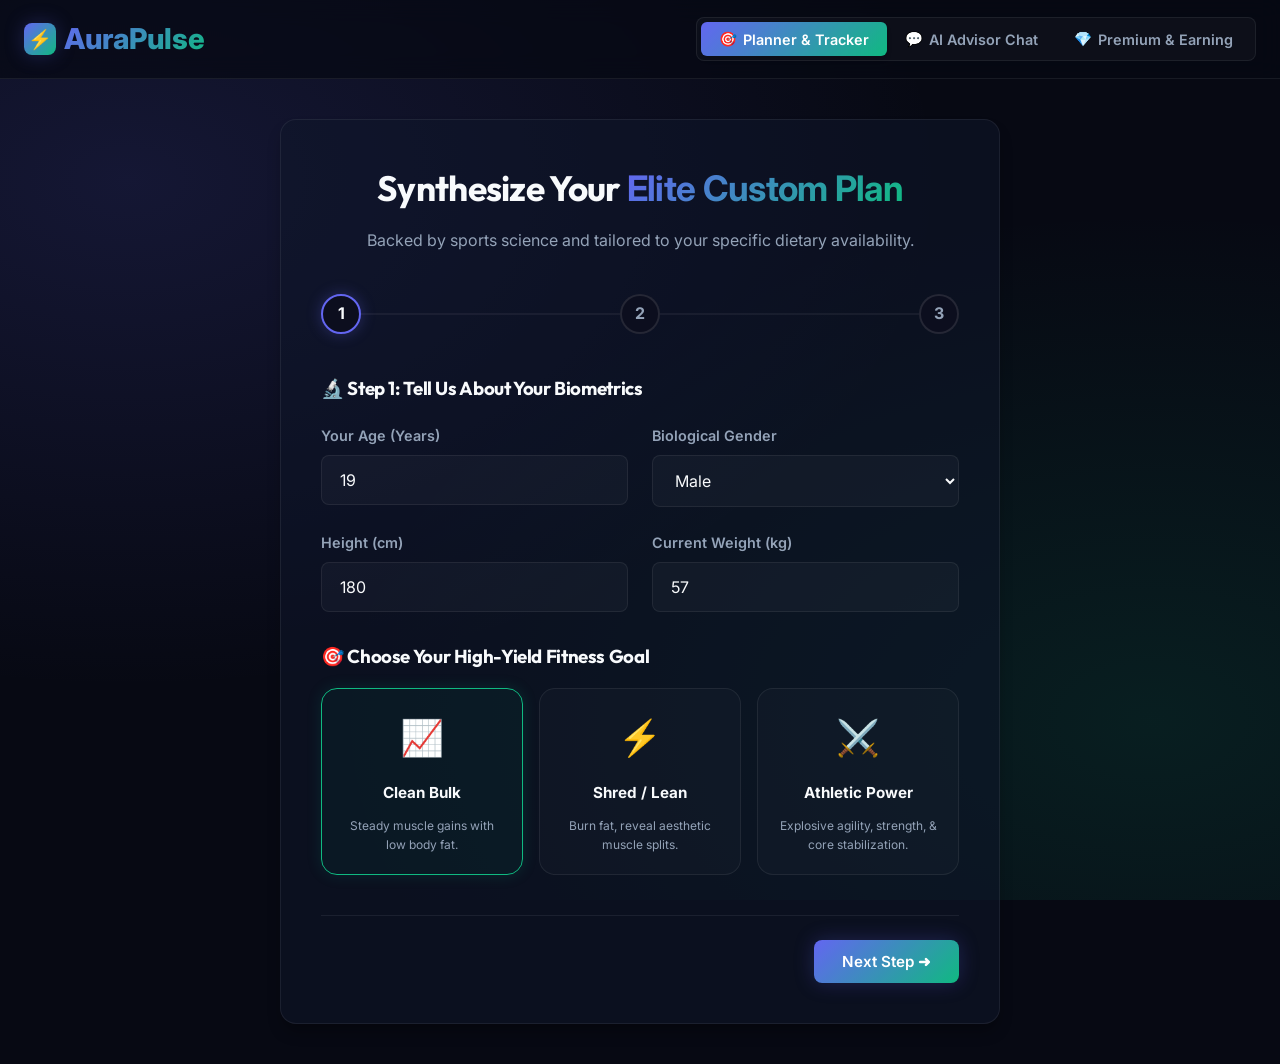
<file: index.html>
<!DOCTYPE html>
<html lang="en">
<head>
  <meta charset="UTF-8">
  <meta name="viewport" content="width=device-width, initial-scale=1.0">
  <title>AuraPulse - Ultimate AI Fitness & Diet Architect</title>
  
  <!-- Primary SEO Meta Tags -->
  <meta name="description" content="AuraPulse is an advanced, commercial-grade AI Fitness and Diet Planning system tailored for mechanical tension, progressive overload, and custom macro-optimized nutrition.">
  <meta name="keywords" content="AI fitness planner, AI meal generator, workout rest timer, ectomorph workout, vegetarian bodybuilding plan, Gond Katira, Soya chunks protein">
  <meta name="author" content="AuraPulse Technology Group">
  <meta name="robots" content="index, follow">
  <link rel="canonical" href="https://arman16223.github.io/aurapulse/">

  <!-- Open Graph / Facebook Social Preview Meta Tags -->
  <meta property="og:type" content="website">
  <meta property="og:url" content="https://arman16223.github.io/aurapulse/">
  <meta property="og:title" content="AuraPulse - Ultimate AI Fitness & Diet Architect">
  <meta property="og:description" content="Synthesize macro-optimized vegetarian diet schedules and hypertrophy-focused calisthenics/gym programs with integrated sound rest timers.">
  <meta property="og:image" content="https://arman16223.github.io/aurapulse/assets/preview-banner.jpg">

  <!-- Twitter Card Social Preview Meta Tags -->
  <meta name="twitter:card" content="summary_large_image">
  <meta name="twitter:url" content="https://arman16223.github.io/aurapulse/">
  <meta name="twitter:title" content="AuraPulse - Ultimate AI Fitness & Diet Architect">
  <meta name="twitter:description" content="Synthesize macro-optimized vegetarian diet schedules and hypertrophy-focused calisthenics/gym programs with integrated sound rest timers.">
  <meta name="twitter:image" content="https://arman16223.github.io/aurapulse/assets/preview-banner.jpg">

  <!-- Favicon (Browser Icon) -->
  <link rel="icon" href="data:image/svg+xml,<svg xmlns=%22http://www.w3.org/2000/svg%22 viewBox=%220 0 100 100%22><text y=%22.9em%22 font-size=%2290%22>⚡</text></svg>">

  <!-- Google JSON-LD Structured Data Schema -->
  <script type="application/ld+json">
  {
    "@context": "https://schema.org",
    "@type": "WebApplication",
    "name": "AuraPulse",
    "url": "https://arman16223.github.io/aurapulse/",
    "description": "High-animation, premium client-side AI platform generating custom fitness schedules and nutrition plans optimized for ectomorphs and vegetarian bodybuilders.",
    "applicationCategory": "HealthAndFitnessApplication",
    "operatingSystem": "All",
    "browserRequirements": "Requires JavaScript. Requires HTML5.",
    "author": {
      "@type": "Organization",
      "name": "AuraPulse Technology"
    }
  }
  </script>

  <!-- Stylesheets -->
  <link rel="stylesheet" href="index.css">
</head>
<body>

  <!-- ==========================================================================
       NAVIGATION HEADER
       ========================================================================== -->
  <header>
    <div class="nav-container">
      <a href="#" class="logo" id="brand-logo">
        <div class="logo-icon">⚡</div>
        <span class="text-gradient">AuraPulse</span>
      </a>
      
      <nav class="nav-tabs">
        <button class="tab-btn active" data-tab="tab-planner">
          <span>🎯</span> Planner & Tracker
        </button>
        <button class="tab-btn" data-tab="tab-advisor">
          <span>💬</span> AI Advisor Chat
        </button>
        <button class="tab-btn" data-tab="tab-earning">
          <span>💎</span> Premium & Earning
        </button>
      </nav>
    </div>
  </header>

  <!-- ==========================================================================
       MAIN APP WRAPPER
       ========================================================================== -->
  <main>

    <!-- ==========================================================================
         SECTION 1: PLANNER & WIZARD
         ========================================================================== -->
    <section id="tab-planner" class="content-section active">
      
      <!-- ONBOARDING WIZARD SCREEN -->
      <div id="wizard-screen" class="wizard-container glass-card">
        <div class="wizard-header">
          <h2>Synthesize Your <span class="text-gradient">Elite Custom Plan</span></h2>
          <p>Backed by sports science and tailored to your specific dietary availability.</p>
        </div>
        
        <!-- Progress Steps indicator -->
        <div class="steps-indicator">
          <div class="step-indicator-item active">1</div>
          <div class="step-indicator-item">2</div>
          <div class="step-indicator-item">3</div>
        </div>
        
        <!-- STEP 1: BIOMETRICS -->
        <div class="wizard-step active" id="step-1">
          <h3 style="margin-bottom:20px;">🔬 Step 1: Tell Us About Your Biometrics</h3>
          
          <div class="input-grid">
            <div class="input-group">
              <label for="input-age">Your Age (Years)</label>
              <input type="number" id="input-age" value="19" min="12" max="100">
            </div>
            <div class="input-group">
              <label for="input-gender">Biological Gender</label>
              <select id="input-gender">
                <option value="male" selected>Male</option>
                <option value="female">Female</option>
              </select>
            </div>
            <div class="input-group">
              <label for="input-height">Height (cm)</label>
              <input type="number" id="input-height" value="180" min="100" max="250">
            </div>
            <div class="input-group">
              <label for="input-weight">Current Weight (kg)</label>
              <input type="number" id="input-weight" value="57" min="30" max="250">
            </div>
          </div>
          
          <h3 style="margin-top:30px; margin-bottom:16px;">🎯 Choose Your High-Yield Fitness Goal</h3>
          <div class="choices-grid">
            <div class="choice-card selected" data-group="goal" data-value="clean-bulk">
              <div class="choice-icon">📈</div>
              <div class="choice-title">Clean Bulk</div>
              <div class="choice-desc">Steady muscle gains with low body fat.</div>
            </div>
            <div class="choice-card" data-group="goal" data-value="shred">
              <div class="choice-icon">⚡</div>
              <div class="choice-title">Shred / Lean</div>
              <div class="choice-desc">Burn fat, reveal aesthetic muscle splits.</div>
            </div>
            <div class="choice-card" data-group="goal" data-value="athletic">
              <div class="choice-icon">⚔️</div>
              <div class="choice-title">Athletic Power</div>
              <div class="choice-desc">Explosive agility, strength, & core stabilization.</div>
            </div>
          </div>
          
          <div class="wizard-actions">
            <div></div> <!-- Spacer -->
            <button class="btn-primary btn-next-step">Next Step ➜</button>
          </div>
        </div>
        
        <!-- STEP 2: TRAINING TYPE -->
        <div class="wizard-step" id="step-2">
          <h3 style="margin-bottom:16px;">🏋️ Step 2: Configure Your Training System</h3>
          <p style="color:var(--text-muted); font-size:0.9rem; margin-bottom:24px;">Your selection decides the exercise progressions generated.</p>
          
          <div class="choices-grid" style="grid-template-columns: repeat(3, 1fr);">
            <div class="choice-card selected" data-group="equipment" data-value="bodyweight">
              <div class="choice-icon">🧘</div>
              <div class="choice-title">Bodyweight Rows / Calisthenics</div>
              <div class="choice-desc">Leverages bodyweight & high time-under-tension.</div>
            </div>
            <div class="choice-card" data-group="equipment" data-value="gym">
              <div class="choice-icon">🏛️</div>
              <div class="choice-title">Commercial Gym Split</div>
              <div class="choice-desc">Leverages barbells, cables, & heavy load compound tension.</div>
            </div>
            <div class="choice-card" data-group="equipment" data-value="dumbbells">
              <div class="choice-icon">💪</div>
              <div class="choice-title">Dumbbells Only</div>
              <div class="choice-desc">Optimal home hypertrophy using free-weights.</div>
            </div>
          </div>
          
          <h3 style="margin-top:30px; margin-bottom:16px;">🗓️ Training Frequency Selection</h3>
          <div class="choices-grid" style="grid-template-columns: repeat(4, 1fr);">
            <div class="choice-card" data-group="frequency" data-value="3">
              <div class="choice-title">3 Days / Wk</div>
              <div class="choice-desc">Full Body splits</div>
            </div>
            <div class="choice-card selected" data-group="frequency" data-value="4">
              <div class="choice-title">4 Days / Wk</div>
              <div class="choice-desc">Push / Pull schedules</div>
            </div>
            <div class="choice-card" data-group="frequency" data-value="5">
              <div class="choice-title">5 Days / Wk</div>
              <div class="choice-desc">Bro-split / Hypertrophy</div>
            </div>
            <div class="choice-card" data-group="frequency" data-value="6">
              <div class="choice-title">6 Days / Wk</div>
              <div class="choice-desc">Push/Pull/Legs cycle</div>
            </div>
          </div>
          
          <div class="wizard-actions">
            <button class="btn-secondary btn-prev-step">Back</button>
            <button class="btn-primary btn-next-step">Next Step ➜</button>
          </div>
        </div>
        
        <!-- STEP 3: NUTRITIONAL PROFILE -->
        <div class="wizard-step" id="step-3">
          <h3 style="margin-bottom:16px;">🥗 Step 3: Optimize Your Dietary Lifestyle</h3>
          <p style="color:var(--text-muted); font-size:0.9rem; margin-bottom:24px;">Tailored specifically to your dietary access and gut profile.</p>
          
          <div class="choices-grid" style="grid-template-columns: repeat(3, 1fr);">
            <div class="choice-card selected" data-group="lifestyle" data-value="vegetarian">
              <div class="choice-icon">🌱</div>
              <div class="choice-title">Vegetarian (Premium)</div>
              <div class="choice-desc">Optimized using Soya chunks, curd, kala chana, oats, & Gond Katira.</div>
            </div>
            <div class="choice-card" data-group="lifestyle" data-value="vegan">
              <div class="choice-icon">🍏</div>
              <div class="choice-title">100% Plant-Based / Vegan</div>
              <div class="choice-desc">Macro balance via legumes, nuts, tempeh & plant protein.</div>
            </div>
            <div class="choice-card" data-group="lifestyle" data-value="balanced">
              <div class="choice-icon">🥚</div>
              <div class="choice-title">Balanced Omnivore</div>
              <div class="choice-desc">Standard sports diet combining dairy, eggs & grains.</div>
            </div>
          </div>
          
          <div class="wizard-actions">
            <button class="btn-secondary btn-prev-step">Back</button>
            <button class="btn-primary" id="btn-generate">
              ⚡ Synthesize AI Plan
            </button>
          </div>
        </div>
      </div>
      
      <!-- PROCESS LOADER LOADING TRANSITION -->
      <div id="loading-screen" class="wizard-container glass-card loading-overlay">
        <div class="spinner-ring"></div>
        <h3 style="margin-bottom:14px;">AuraPulse AI Synthesis Engine</h3>
        <p style="color:var(--text-muted); margin-bottom:24px; font-size:0.95rem;">Compiling metabolic formulas and hyper-trophy progressions...</p>
        
        <!-- Dynamic Code Logs -->
        <div class="loading-tasks" id="loading-logs">
          <!-- Populated in Javascript -->
        </div>
      </div>
      
      <!-- MAIN TRACKING DASHBOARD (Initially Hidden) -->
      <div id="dashboard-screen" style="display:none; animation: fadeIn 0.4s ease forwards;">
        
        <!-- Top Banner: Dynamic Calories targets summary -->
        <div class="dashboard-banner glass-card" style="margin-bottom:30px; border-radius: var(--radius-lg);">
          <div style="display:flex; justify-content:space-between; align-items:center; flex-wrap:wrap; gap:16px;">
            <div>
              <span class="affiliate-badge" style="background:rgba(99, 102, 241, 0.15); border-color:var(--primary); margin-bottom:8px;" id="plan-type-badge">Bio-Metric Calibrated</span>
              <h2 style="font-size:2rem; font-family:'Outfit';">Your Personalized Transformation Dashboard</h2>
              <p style="color:var(--text-muted); font-size:0.9rem;" id="bmi-indicator">Analyzing your profile...</p>
            </div>
            <button class="btn-secondary" id="btn-re-generate">⚙️ Recalibrate Metrics</button>
          </div>
          
          <div class="dashboard-summary-widgets">
            <div class="widget-card">
              <div class="widget-val text-gradient" id="target-calories">2,750 kcal</div>
              <div class="widget-label">Target Calories</div>
            </div>
            <div class="widget-card">
              <div class="widget-val" id="target-protein" style="color:var(--primary);">114g</div>
              <div class="widget-label">Protein Target</div>
            </div>
            <div class="widget-card">
              <div class="widget-val" id="target-carbs" style="color:var(--secondary);">368g</div>
              <div class="widget-label">Carbohydrate Target</div>
            </div>
            <div class="widget-card">
              <div class="widget-val" id="target-fats" style="color:var(--accent);">91g</div>
              <div class="widget-label">Fat Target</div>
            </div>
          </div>
        </div>
        
        <!-- Main Content Dashboard Columns -->
        <div class="dashboard-grid">
          
          <!-- Column 1: Primary Training Schedule Calendar and Meals Planner -->
          <div class="main-column">
            
            <div class="glass-card" style="padding:24px;">
              <div class="calendar-nav">
                <h3 style="font-size:1.4rem;">📅 7-Day Progressive Architecture</h3>
                <span style="font-size:0.85rem; color:var(--text-muted);">Select Day to load plan:</span>
              </div>
              
              <!-- 7 Day Selector row -->
              <div class="day-bubble-row" id="day-bubble-row">
                <!-- Day buttons populated in JS -->
              </div>
              
              <!-- Sub Tab System (Workout vs Diet) -->
              <div class="day-tab-container">
                <div class="day-tabs">
                  <button class="day-tab-btn active" id="planner-tab-workout">🏋️ Workout Program</button>
                  <button class="day-tab-btn" id="planner-tab-diet">🥗 Nutrition & Diet Plan</button>
                </div>
                
                <!-- WORKOUT CONTENT CONTAINER -->
                <div id="workout-content-wrapper" style="animation: fadeIn 0.3s ease;">
                  <div style="background:rgba(255, 255, 255, 0.02); border:1px solid var(--border-light); padding:16px; border-radius:var(--radius-sm); margin-bottom:20px; font-size:0.9rem;">
                    <span id="day-focus-label">Day Focus Label</span>
                  </div>
                  
                  <div class="exercise-list" id="exercise-list-container">
                    <!-- Exercise cards populated in JS -->
                  </div>
                </div>
                
                <!-- DIET CONTENT CONTAINER -->
                <div id="diet-content-wrapper" style="display:none; animation: fadeIn 0.3s ease;">
                  <div style="background:rgba(99,102,241,0.06); border:1px solid rgba(99,102,241,0.2); padding:14px 16px; border-radius:var(--radius-sm); margin-bottom:16px; font-size:0.82rem; color:var(--secondary); font-weight:600; font-family:'Courier New',monospace;" id="diet-plan-note">📊 Calibrating macros...</div>
                  <div style="background:rgba(16, 185, 129, 0.05); border:1px solid rgba(16, 185, 129, 0.2); padding:16px; border-radius:var(--radius-sm); margin-bottom:20px; font-size:0.85rem; color:var(--text-main);">
                    <strong>💡 Hypertrophy Bio-Availability Tip:</strong> Ensure complex grains (Roti, Daliya, Rice) are combined in the same meal with your legume sources (Kala Chana, Mung Daal) to compile complete amino acid profiles that stimulate high protein synthesis!
                  </div>
                  
                  <div class="meal-list" id="meal-list-container">
                    <!-- Meal cards populated in JS -->
                  </div>
                </div>
              </div>
            </div>
            
          </div>
          
          <!-- Column 2: Side Column holding Water fluid tracker & custom Macro slider adjustments -->
          <div class="side-column">
            
            <!-- HYDRATION WAVE COMPONENT -->
            <div class="glass-card water-tracker-card">
              <h3 style="font-size:1.25rem; margin-bottom:6px;">💧 Muscle Volumization</h3>
              <p style="color:var(--text-muted); font-size:0.8rem; margin-bottom:20px; text-align:center;">Muscle tissue is 75% water. Fully hydrated cells speed muscle protein synthesis.</p>
              
              <!-- Wave Liquid Bubble -->
              <div class="liquid-bubble">
                <div class="liquid-wave" id="water-wave" style="height:0%;"></div>
                <div class="liquid-percentage" id="water-percentage-label">0%</div>
              </div>
              
              <p id="water-tracker-sub" style="font-family:'Courier New', monospace; font-size:0.85rem; color:var(--primary); font-weight:700; margin-bottom:20px;">Logged: 0L / 4.00L</p>
              
              <div class="water-actions">
                <button class="water-btn" id="btn-add-water-250">+250ml</button>
                <button class="water-btn" id="btn-add-water-500">+500ml</button>
                <button class="water-btn" id="btn-reset-water" style="color:var(--accent);">Reset</button>
              </div>
            </div>
            
            <!-- DYNAMIC MACRO SURPLUS ADJUSTER -->
            <div class="glass-card macro-adjuster-card">
              <h3 style="font-size:1.25rem; margin-bottom:6px;">⚙️ Caloric Surplus Adjuster</h3>
              <p style="color:var(--text-muted); font-size:0.8rem; margin-bottom:20px;">Ectomorphs burn calories quickly. Fine-tune your surplus depending on weekly weight changes.</p>
              
              <!-- Slider Input -->
              <div class="range-slider-group">
                <div class="slider-label-row">
                  <span>Hypertrophy Surplus Target</span>
                  <span class="slider-val text-gradient" id="surplus-val">+500 kcal</span>
                </div>
                <input type="range" id="surplus-slider" class="modern-range" min="200" max="1000" step="50" value="500">
              </div>
              
              <!-- Live Calorie outputs widgets -->
              <div style="display:flex; justify-content:space-between; border-top:1px solid var(--border-light); padding-top:16px; font-size:0.85rem; color:var(--text-muted);">
                <div>Maintenance TDEE: <strong id="macro-tdee-val" style="color:var(--text-main);">2250 kcal</strong></div>
                <div>Surplus Added: <strong id="macro-surplus-val" style="color:var(--secondary);">+500 kcal</strong></div>
              </div>
              
              <!-- Live Macro breakdown Fillbars -->
              <div class="macro-breakdown-bars">
                
                <div class="macro-bar-item">
                  <div class="macro-bar-label">
                    <span>Protein (High Tension Recovery)</span>
                    <span id="adjust-protein-text">114g (16%)</span>
                  </div>
                  <div class="macro-bar-track">
                    <div class="macro-bar-fill protein" id="adjust-protein-fill" style="width: 16%;"></div>
                  </div>
                </div>
                
                <div class="macro-bar-item">
                  <div class="macro-bar-label">
                    <span>Healthy Fats (Hormones & Density)</span>
                    <span id="adjust-fat-text">91g (30%)</span>
                  </div>
                  <div class="macro-bar-track">
                    <div class="macro-bar-fill fat" id="adjust-fat-fill" style="width: 30%;"></div>
                  </div>
                </div>
                
                <div class="macro-bar-item">
                  <div class="macro-bar-label">
                    <span>Carbohydrates (Muscle Sparing)</span>
                    <span id="adjust-carb-text">368g (54%)</span>
                  </div>
                  <div class="macro-bar-track">
                    <div class="macro-bar-fill carb" id="adjust-carb-fill" style="width: 54%;"></div>
                  </div>
                </div>
                
              </div>
            </div>
            
          </div>
          
        </div>
        
      </div>
      
    </section>

    <!-- ==========================================================================
         SECTION 2: AI ADVISOR CHATBOT
         ========================================================================== -->
    <section id="tab-advisor" class="content-section">
      <div class="wizard-header" style="margin-bottom:30px;">
        <h2>💬 AuraPulse <span class="text-gradient">AI Fitness Advisor</span></h2>
        <p>Real-time scientific solutions to your training, dietary, and gut absorption queries.</p>
      </div>
      
      <div class="advisor-wrapper glass-card" style="border-radius: var(--radius-lg);">
        
        <!-- Sidebar recommended queries suggestions -->
        <aside class="advisor-sidebar">
          <span class="sidebar-title">Popular Ectomorph Queries</span>
          <button class="qa-suggest-btn">"How do I prepare Soya Chunks to avoid gas?"</button>
          <button class="qa-suggest-btn">"When is the best time to take Gond Katira?"</button>
          <button class="qa-suggest-btn">"Why should I rest 2-3 minutes instead of 30 seconds?"</button>
          <button class="qa-suggest-btn">"How do I combine plant proteins for muscle growth?"</button>
          <button class="qa-suggest-btn">"Why is Ghee important for hardgainers?"</button>
        </aside>
        
        <!-- Main Chat Panel console -->
        <div class="chat-console">
          
          <div class="chat-header">
            <div class="bot-avatar">🤖</div>
            <div class="bot-info">
              <strong style="font-size:0.95rem; font-family:'Outfit';">AuraPulse NLP Consultant</strong>
              <span class="bot-status">🟢 Online | Bio-Mechanics Expert</span>
            </div>
          </div>
          
          <!-- Chat Thread container -->
          <div class="chat-messages" id="chat-messages-container">
            <div class="chat-bubble bot">
              👋 **Hello! I am your AuraPulse Sports Science Advisor.**
              <br><br>
              As a hardgainer ectomorph, minor training and dietary adjustments dictate your transformation speed. 
              <br><br>
              Ask me *anything* about preparing soya chunks, optimizing Gond Katira, why circuits decrease hypertrophy, or how to pair complete proteins!
            </div>
          </div>
          
          <!-- Input field bar -->
          <div class="chat-input-bar">
            <input type="text" id="chat-user-input" placeholder="Type your diet, workout, or digestion query here..." autocomplete="off">
            <button class="chat-send-btn" id="chat-send-btn">➜</button>
          </div>
          
        </div>
        
      </div>
    </section>

    <!-- ==========================================================================
         SECTION 3: MONETIZATION & PREMIUM
         ========================================================================== -->
    <section id="tab-earning" class="content-section">
      <div class="wizard-header" style="margin-bottom:30px;">
        <h2>💎 AuraPulse <span class="text-gradient">Earning & Premium Portal</span></h2>
        <p>Unlock custom fitness capabilities while exploring commercial platform monetization routes.</p>
      </div>
      
      <div class="monetization-grid">
        
        <!-- Main Column: custom printable reports & elite high-ticket coach intake -->
        <div class="main-column">
          
          <!-- PDF Report card -->
          <div class="glass-card" style="padding:30px; margin-bottom:30px; border-left: 4px solid var(--secondary);">
            <h3 style="font-size:1.4rem; margin-bottom:8px;">🖨️ Export Custom Transformation Report</h3>
            <p style="color:var(--text-muted); font-size:0.9rem; margin-bottom:20px;">
              Download your dynamically generated 7-Day Workout & Diet Plan. This report is fully optimized for print-out and contains precise macro profiles, instructions, and rest timers.
            </p>
            <button class="btn-primary" id="btn-export-pdf" style="background:var(--gradient-primary); box-shadow:var(--shadow-glow-green);">
              Save Full Plan As PDF
            </button>
          </div>
          
          <!-- Paid 1-on-1 Coaching Inquiry form -->
          <div class="glass-card coaching-card" id="coaching-form-container">
            <span class="affiliate-badge" style="background:rgba(245, 158, 11, 0.15); border-color:var(--accent); color:var(--accent); margin-bottom:12px;">Premium Upgrade</span>
            <h3 style="font-size:1.6rem; font-family:'Outfit';">🏆 Intake: Custom Elite 1-on-1 Hypertrophy Coaching</h3>
            <p style="color:var(--text-muted); font-size:0.9rem; margin-top:6px;">
              Ready to accelerate your natural transformation? Apply for a paid high-ticket 1-on-1 premium coaching package. Includes custom video form checks, bloodwork reviews, and absolute accountability.
            </p>
            
            <form class="coaching-form" id="coaching-application-form">
              <div class="input-grid" style="margin-bottom:10px;">
                <div class="input-group">
                  <label for="coach-name">Your Full Name</label>
                  <input type="text" id="coach-name" placeholder="Enter your name" required>
                </div>
                <div class="input-group">
                  <label for="coach-email">Your Email Address</label>
                  <input type="email" id="coach-email" placeholder="Enter your email" required>
                </div>
              </div>
              
              <div class="input-group" style="margin-bottom:10px;">
                <label for="coach-experience">What is your primary roadblock?</label>
                <select id="coach-experience">
                  <option value="diet">Eating enough food / Appetite limits</option>
                  <option value="workout">Struggling with progression / Stuck at a weight plateau</option>
                  <option value="time">Consistency / Busy lifestyle</option>
                  <option value="gut">Digestive bloating / Gut intolerance issues</option>
                </select>
              </div>
              
              <button type="submit" class="btn-primary" style="align-self:flex-start; margin-top:10px; background:linear-gradient(135deg, #f59e0b, #6366f1); box-shadow: 0 0 15px rgba(245, 158, 11, 0.25);">
                Submit Application For Review
              </button>
            </form>
          </div>
          
        </div>
        
        <!-- Sidebar Column: Affiliate equipment/supplements revenue showcase -->
        <div class="affiliate-sidebar">
          
          <div class="glass-card" style="padding:24px; text-align:center;">
            <h4 style="font-size:1.15rem; margin-bottom:8px;">💰 Platform Monetization</h4>
            <p style="color:var(--text-muted); font-size:0.8rem; line-height:1.4;">
              AuraPulse operates as a highly lucrative commercial platform by routing users to premium coaching packages and integrating top-tier affiliate equipment and supplements.
            </p>
          </div>
          
          <!-- Affiliate Card 1: Whey Protein alternative / Pea Protein -->
          <div class="glass-card affiliate-card">
            <span class="affiliate-badge">Recommended Accessory</span>
            <h4 style="font-size:1rem; font-family:'Outfit';">Premium Organic Pea & Brown Rice Protein</h4>
            <p style="color:var(--text-muted); font-size:0.78rem;">
              Complete vegan protein powder (25g per scoop) to boost daily intake. Ideal blend for clean, dairy-free ectomorph gains.
            </p>
            <div class="affiliate-img-placeholder">
              📦 Complete Amino Pea Protein Blend<br>(Affiliate Product Placeholder)
            </div>
            <div class="affiliate-price-row">
              <span class="affiliate-price">$44.99</span>
              <button class="affiliate-buy-btn">Get Discount ➜</button>
            </div>
          </div>
          
          <!-- Affiliate Card 2: Calisthenics bands -->
          <div class="glass-card affiliate-card">
            <span class="affiliate-badge">Recommended Gear</span>
            <h4 style="font-size:1rem; font-family:'Outfit';">Elite Calisthenics Resistance Bands Set</h4>
            <p style="color:var(--text-muted); font-size:0.78rem;">
              Heavy-duty continuous loop bands to assist negative pullups, overload pushups, and add split-squat mechanical load.
            </p>
            <div class="affiliate-img-placeholder">
              🎗️ High-Tension Loop Band Kit<br>(Affiliate Product Placeholder)
            </div>
            <div class="affiliate-price-row">
              <span class="affiliate-price">$24.95</span>
              <button class="affiliate-buy-btn">Buy Now ➜</button>
            </div>
          </div>
          
        </div>
        
      </div>
    </section>

  </main>

  <!-- Scripts -->
  <script src="index.js"></script>
</body>
</html>
</file>
<file: index.css>
@import url('https://fonts.googleapis.com/css2?family=Inter:wght@300;400;500;600;700&family=Outfit:wght@400;500;600;700;800&display=swap');

/* ==========================================================================
   CSS VARIABLES & DESIGN SYSTEM
   ========================================================================== */
:root {
  --bg-primary: #070913;
  --bg-secondary: #0c0e1e;
  --bg-card: rgba(15, 23, 42, 0.55);
  --border-glow: rgba(99, 102, 241, 0.15);
  --border-light: rgba(255, 255, 255, 0.07);
  
  /* Brand Gradients & Colors */
  --primary: #6366f1;       /* Electric Indigo */
  --secondary: #10b981;     /* Neon Emerald */
  --accent: #f59e0b;        /* Solar Amber */
  --text-main: #f8fafc;
  --text-muted: #94a3b8;
  --text-dark: #64748b;
  
  --gradient-primary: linear-gradient(135deg, #6366f1 0%, #10b981 100%);
  --gradient-glow: linear-gradient(135deg, rgba(99, 102, 241, 0.1) 0%, rgba(16, 185, 129, 0.1) 100%);
  --gradient-card-hover: linear-gradient(135deg, rgba(99, 102, 241, 0.05) 0%, rgba(16, 185, 129, 0.05) 100%);
  
  --shadow-sm: 0 4px 6px -1px rgba(0, 0, 0, 0.1), 0 2px 4px -1px rgba(0, 0, 0, 0.06);
  --shadow-md: 0 10px 15px -3px rgba(0, 0, 0, 0.3), 0 4px 6px -2px rgba(0, 0, 0, 0.05);
  --shadow-glow: 0 0 20px rgba(99, 102, 241, 0.25);
  --shadow-glow-green: 0 0 20px rgba(16, 185, 129, 0.25);
  
  --radius-sm: 8px;
  --radius-md: 16px;
  --radius-lg: 24px;
  --radius-xl: 40px;
}

/* ==========================================================================
   RESET & SYSTEM STYLES
   ========================================================================== */
* {
  box-sizing: border-box;
  margin: 0;
  padding: 0;
  font-family: 'Inter', sans-serif;
  scrollbar-width: thin;
  scrollbar-color: rgba(99, 102, 241, 0.3) rgba(7, 9, 19, 0.5);
}

body {
  background-color: var(--bg-primary);
  background-image: 
    radial-gradient(at 10% 20%, rgba(99, 102, 241, 0.15) 0px, transparent 50%),
    radial-gradient(at 90% 80%, rgba(16, 185, 129, 0.12) 0px, transparent 50%);
  background-attachment: fixed;
  color: var(--text-main);
  min-height: 100vh;
  overflow-x: hidden;
  line-height: 1.6;
}

h1, h2, h3, h4, h5, h6 {
  font-family: 'Outfit', sans-serif;
  font-weight: 700;
  letter-spacing: -0.02em;
}

/* Custom Scrollbar */
::-webkit-scrollbar {
  width: 8px;
  height: 8px;
}
::-webkit-scrollbar-track {
  background: var(--bg-primary);
}
::-webkit-scrollbar-thumb {
  background: rgba(99, 102, 241, 0.25);
  border-radius: 4px;
}
::-webkit-scrollbar-thumb:hover {
  background: rgba(99, 102, 241, 0.5);
}

/* ==========================================================================
   UTILITIES & PREMIUM GLASSMORPHISM
   ========================================================================== */
.glass-card {
  background: var(--bg-card);
  backdrop-filter: blur(16px);
  -webkit-backdrop-filter: blur(16px);
  border: 1px solid var(--border-light);
  border-radius: var(--radius-md);
  box-shadow: var(--shadow-md);
  transition: all 0.3s cubic-bezier(0.4, 0, 0.2, 1);
}

.glass-card:hover {
  border-color: rgba(99, 102, 241, 0.25);
  box-shadow: 0 15px 30px rgba(0, 0, 0, 0.4);
}

.text-gradient {
  background: var(--gradient-primary);
  -webkit-background-clip: text;
  -webkit-text-fill-color: transparent;
}

.btn-primary {
  background: var(--gradient-primary);
  color: #fff;
  border: none;
  padding: 12px 28px;
  font-size: 0.95rem;
  font-weight: 600;
  border-radius: var(--radius-sm);
  cursor: pointer;
  box-shadow: var(--shadow-glow);
  transition: all 0.3s ease;
  display: inline-flex;
  align-items: center;
  gap: 8px;
}

.btn-primary:hover {
  transform: translateY(-2px);
  box-shadow: 0 8px 25px rgba(99, 102, 241, 0.4);
}

.btn-primary:active {
  transform: translateY(0);
}

.btn-secondary {
  background: rgba(255, 255, 255, 0.05);
  border: 1px solid var(--border-light);
  color: var(--text-main);
  padding: 12px 28px;
  font-size: 0.95rem;
  font-weight: 500;
  border-radius: var(--radius-sm);
  cursor: pointer;
  transition: all 0.3s ease;
}

.btn-secondary:hover {
  background: rgba(255, 255, 255, 0.1);
  border-color: var(--text-muted);
}

/* ==========================================================================
   NAVIGATION & HEADER
   ========================================================================== */
header {
  position: sticky;
  top: 0;
  z-index: 100;
  border-bottom: 1px solid var(--border-light);
  background: rgba(7, 9, 19, 0.7);
  backdrop-filter: blur(12px);
  -webkit-backdrop-filter: blur(12px);
}

.nav-container {
  max-width: 1280px;
  margin: 0 auto;
  padding: 16px 24px;
  display: flex;
  justify-content: space-between;
  align-items: center;
}

.logo {
  font-size: 1.8rem;
  font-family: 'Outfit', sans-serif;
  font-weight: 800;
  text-decoration: none;
  display: flex;
  align-items: center;
  gap: 8px;
}

.logo-icon {
  background: var(--gradient-primary);
  width: 32px;
  height: 32px;
  border-radius: var(--radius-sm);
  display: flex;
  align-items: center;
  justify-content: center;
  color: #fff;
  font-weight: 800;
  font-size: 1.2rem;
  box-shadow: var(--shadow-glow);
}

.nav-tabs {
  display: flex;
  background: rgba(255, 255, 255, 0.03);
  padding: 4px;
  border-radius: var(--radius-sm);
  border: 1px solid var(--border-light);
}

.tab-btn {
  background: transparent;
  border: none;
  color: var(--text-muted);
  padding: 8px 18px;
  font-size: 0.9rem;
  font-weight: 600;
  cursor: pointer;
  border-radius: calc(var(--radius-sm) - 2px);
  transition: all 0.25s ease;
  display: flex;
  align-items: center;
  gap: 6px;
}

.tab-btn:hover {
  color: var(--text-main);
}

.tab-btn.active {
  background: var(--gradient-primary);
  color: #fff;
  box-shadow: var(--shadow-sm);
}

/* ==========================================================================
   MAIN LAYOUT & CONTAINERS
   ========================================================================== */
main {
  max-width: 1280px;
  margin: 0 auto;
  padding: 40px 24px;
}

.content-section {
  display: none;
  animation: fadeIn 0.4s ease forwards;
}

.content-section.active {
  display: block;
}

@keyframes fadeIn {
  from { opacity: 0; transform: translateY(15px); }
  to { opacity: 1; transform: translateY(0); }
}

/* ==========================================================================
   AI PLAN GENERATOR WIZARD
   ========================================================================== */
.wizard-container {
  max-width: 720px;
  margin: 0 auto;
  padding: 40px;
}

.wizard-header {
  text-align: center;
  margin-bottom: 40px;
}

.wizard-header h2 {
  font-size: 2.2rem;
  margin-bottom: 12px;
}

.wizard-header p {
  color: var(--text-muted);
}

/* Steps Indicator */
.steps-indicator {
  display: flex;
  justify-content: space-between;
  align-items: center;
  margin-bottom: 40px;
  position: relative;
}

.steps-indicator::before {
  content: '';
  position: absolute;
  top: 50%;
  left: 0;
  right: 0;
  height: 2px;
  background: rgba(255, 255, 255, 0.05);
  z-index: 1;
  transform: translateY(-50%);
}

.step-indicator-item {
  width: 40px;
  height: 40px;
  border-radius: 50%;
  background: var(--bg-secondary);
  border: 2px solid rgba(255, 255, 255, 0.1);
  display: flex;
  align-items: center;
  justify-content: center;
  font-weight: 700;
  color: var(--text-muted);
  position: relative;
  z-index: 2;
  transition: all 0.3s ease;
}

.step-indicator-item.active {
  border-color: var(--primary);
  color: var(--text-main);
  box-shadow: 0 0 15px rgba(99, 102, 241, 0.3);
}

.step-indicator-item.completed {
  background: var(--gradient-primary);
  border-color: transparent;
  color: #fff;
}

/* Step Layouts */
.wizard-step {
  display: none;
}

.wizard-step.active {
  display: block;
  animation: slideIn 0.35s cubic-bezier(0.4, 0, 0.2, 1) forwards;
}

@keyframes slideIn {
  from { opacity: 0; transform: translateX(20px); }
  to { opacity: 1; transform: translateX(0); }
}

.input-grid {
  display: grid;
  grid-template-columns: 1fr 1fr;
  gap: 24px;
  margin-bottom: 30px;
}

.input-group {
  display: flex;
  flex-direction: column;
  gap: 8px;
}

.input-group label {
  font-size: 0.9rem;
  font-weight: 600;
  color: var(--text-muted);
}

.input-group input,
.input-group select {
  background: rgba(255, 255, 255, 0.03);
  border: 1px solid var(--border-light);
  border-radius: var(--radius-sm);
  padding: 14px 18px;
  color: var(--text-main);
  font-size: 1rem;
  outline: none;
  transition: all 0.25s ease;
}

.input-group input:focus,
.input-group select:focus {
  border-color: var(--primary);
  background: rgba(255, 255, 255, 0.06);
  box-shadow: 0 0 10px rgba(99, 102, 241, 0.15);
}

/* Choice Cards (Radio/Checkbox Style) */
.choices-grid {
  display: grid;
  grid-template-columns: repeat(auto-fit, minmax(140px, 1fr));
  gap: 16px;
  margin-bottom: 24px;
}

.choice-card {
  background: rgba(255, 255, 255, 0.02);
  border: 1px solid var(--border-light);
  border-radius: var(--radius-md);
  padding: 20px;
  text-align: center;
  cursor: pointer;
  transition: all 0.25s cubic-bezier(0.4, 0, 0.2, 1);
  display: flex;
  flex-direction: column;
  align-items: center;
  gap: 10px;
}

.choice-card:hover {
  border-color: rgba(99, 102, 241, 0.3);
  background: rgba(255, 255, 255, 0.04);
  transform: translateY(-2px);
}

.choice-card.selected {
  border-color: var(--secondary);
  background: rgba(16, 185, 129, 0.05);
  box-shadow: 0 0 15px rgba(16, 185, 129, 0.15);
}

.choice-icon {
  font-size: 2.2rem;
  margin-bottom: 6px;
}

.choice-title {
  font-weight: 700;
  font-size: 0.95rem;
}

.choice-desc {
  font-size: 0.75rem;
  color: var(--text-muted);
}

.wizard-actions {
  display: flex;
  justify-content: space-between;
  margin-top: 40px;
  border-top: 1px solid var(--border-light);
  padding-top: 24px;
}

/* ==========================================================================
   AI DIAGNOSTIC LOADING SCREEN
   ========================================================================== */
.loading-overlay {
  display: none;
  flex-direction: column;
  align-items: center;
  justify-content: center;
  padding: 60px;
  text-align: center;
}

.loading-overlay.active {
  display: flex;
  animation: fadeIn 0.3s ease forwards;
}

.spinner-ring {
  width: 80px;
  height: 80px;
  border: 4px solid rgba(99, 102, 241, 0.1);
  border-left-color: var(--primary);
  border-right-color: var(--secondary);
  border-radius: 50%;
  animation: spin 1.2s linear infinite;
  margin-bottom: 30px;
  box-shadow: var(--shadow-glow);
}

@keyframes spin {
  to { transform: rotate(360deg); }
}

.loading-tasks {
  max-width: 420px;
  text-align: left;
  background: rgba(0, 0, 0, 0.2);
  border: 1px solid var(--border-light);
  border-radius: var(--radius-md);
  padding: 20px;
  font-family: 'Courier New', monospace;
  font-size: 0.85rem;
  color: var(--secondary);
  box-shadow: var(--shadow-sm);
  min-height: 120px;
}

.loading-task-item {
  margin-bottom: 6px;
  display: flex;
  align-items: center;
  gap: 8px;
}

.loading-task-item::before {
  content: '>';
  font-weight: bold;
}

/* ==========================================================================
   INTERACTIVE DASHBOARD SYSTEM
   ========================================================================== */
.dashboard-grid {
  display: grid;
  grid-template-columns: 2fr 1fr;
  gap: 30px;
}

.main-column {
  display: flex;
  flex-direction: column;
  gap: 30px;
}

.side-column {
  display: flex;
  flex-direction: column;
  gap: 30px;
}

/* Dashboard Summary Header */
.dashboard-banner {
  padding: 30px;
  background: linear-gradient(135deg, rgba(12, 14, 30, 0.9) 0%, rgba(7, 9, 19, 0.9) 100%), var(--gradient-primary);
  border: 1px solid var(--border-light);
}

.dashboard-summary-widgets {
  display: grid;
  grid-template-columns: repeat(4, 1fr);
  gap: 20px;
  margin-top: 24px;
}

.widget-card {
  background: rgba(255, 255, 255, 0.02);
  border: 1px solid var(--border-light);
  border-radius: var(--radius-md);
  padding: 16px;
  text-align: center;
}

.widget-val {
  font-size: 1.6rem;
  font-weight: 800;
  font-family: 'Outfit', sans-serif;
}

.widget-label {
  font-size: 0.75rem;
  color: var(--text-muted);
  text-transform: uppercase;
  letter-spacing: 0.05em;
  margin-top: 4px;
}

/* Plan Calendar UI */
.calendar-nav {
  display: flex;
  justify-content: space-between;
  align-items: center;
  margin-bottom: 20px;
}

.day-bubble-row {
  display: flex;
  justify-content: space-between;
  gap: 10px;
  margin-bottom: 24px;
}

.day-bubble {
  flex: 1;
  background: rgba(255, 255, 255, 0.02);
  border: 1px solid var(--border-light);
  border-radius: var(--radius-md);
  padding: 12px 6px;
  text-align: center;
  cursor: pointer;
  transition: all 0.25s cubic-bezier(0.4, 0, 0.2, 1);
}

.day-bubble:hover {
  background: rgba(255, 255, 255, 0.05);
  border-color: rgba(99, 102, 241, 0.3);
}

.day-bubble.active {
  background: var(--gradient-primary);
  border-color: transparent;
  color: #fff;
  box-shadow: var(--shadow-glow);
}

.day-name {
  font-size: 0.75rem;
  text-transform: uppercase;
  letter-spacing: 0.05em;
  color: var(--text-muted);
}

.day-bubble.active .day-name {
  color: rgba(255, 255, 255, 0.85);
}

.day-num {
  font-size: 1.1rem;
  font-weight: 800;
  font-family: 'Outfit', sans-serif;
  margin-top: 4px;
}

/* Tab Content Inside Day */
.day-tab-container {
  margin-top: 20px;
}

.day-tabs {
  display: flex;
  gap: 16px;
  border-bottom: 1px solid var(--border-light);
  padding-bottom: 12px;
  margin-bottom: 20px;
}

.day-tab-btn {
  background: transparent;
  border: none;
  color: var(--text-muted);
  font-size: 0.95rem;
  font-weight: 600;
  cursor: pointer;
  padding: 4px 12px;
  border-radius: 4px;
  transition: all 0.2s ease;
  position: relative;
}

.day-tab-btn.active {
  color: var(--text-main);
}

.day-tab-btn.active::after {
  content: '';
  position: absolute;
  bottom: -13px;
  left: 0;
  right: 0;
  height: 3px;
  background: var(--primary);
  border-radius: 1.5px;
  box-shadow: 0 0 10px var(--primary);
}

/* Exercise Grid & Rest Timer UI */
.exercise-list {
  display: flex;
  flex-direction: column;
  gap: 16px;
}

.exercise-card {
  padding: 20px;
  display: flex;
  justify-content: space-between;
  align-items: center;
  position: relative;
  overflow: hidden;
}

.exercise-info {
  display: flex;
  flex-direction: column;
  gap: 6px;
}

.exercise-title-row {
  display: flex;
  align-items: center;
  gap: 10px;
}

.exercise-badge {
  font-size: 0.7rem;
  padding: 2px 8px;
  border-radius: 20px;
  font-weight: 700;
  text-transform: uppercase;
}

.exercise-badge.primary { background: rgba(99, 102, 241, 0.15); color: var(--primary); border: 1px solid rgba(99, 102, 241, 0.3); }
.exercise-badge.secondary { background: rgba(16, 185, 129, 0.15); color: var(--secondary); border: 1px solid rgba(16, 185, 129, 0.3); }

.exercise-sets {
  font-size: 0.85rem;
  color: var(--text-muted);
}

.exercise-progression-link {
  font-size: 0.8rem;
  color: var(--secondary);
  text-decoration: underline;
  cursor: pointer;
  margin-top: 4px;
}

.exercise-actions {
  display: flex;
  align-items: center;
  gap: 14px;
}

/* REST TIMER STYLING */
.timer-container {
  display: flex;
  align-items: center;
  background: rgba(255, 255, 255, 0.03);
  border: 1px solid var(--border-light);
  border-radius: 30px;
  padding: 4px 16px;
  gap: 8px;
  cursor: pointer;
  transition: all 0.25s ease;
}

.timer-container:hover {
  background: rgba(99, 102, 241, 0.08);
  border-color: rgba(99, 102, 241, 0.3);
}

.timer-container.running {
  border-color: var(--secondary);
  box-shadow: 0 0 15px rgba(16, 185, 129, 0.2);
  background: rgba(16, 185, 129, 0.05);
}

.timer-clock {
  font-family: 'Courier New', monospace;
  font-weight: 700;
  font-size: 0.9rem;
}

.timer-icon {
  font-size: 0.9rem;
  animation: pulse 1.5s infinite;
}

@keyframes pulse {
  0% { transform: scale(1); opacity: 1; }
  50% { transform: scale(1.15); opacity: 0.7; }
  100% { transform: scale(1); opacity: 1; }
}

.checkbox-circle {
  width: 24px;
  height: 24px;
  border-radius: 50%;
  border: 2px solid rgba(255, 255, 255, 0.2);
  cursor: pointer;
  display: flex;
  align-items: center;
  justify-content: center;
  transition: all 0.2s ease;
}

.checkbox-circle:hover {
  border-color: var(--secondary);
}

.checkbox-circle.checked {
  background: var(--secondary);
  border-color: transparent;
}

.checkbox-circle.checked::before {
  content: '✓';
  color: #fff;
  font-size: 0.8rem;
  font-weight: 800;
}

/* ==========================================================================
   MEAL CARD UI
   ========================================================================== */
.meal-list {
  display: flex;
  flex-direction: column;
  gap: 20px;
}

.meal-card {
  padding: 24px;
  border-left: 4px solid var(--primary);
  transition: all 0.3s ease;
}

.meal-card:hover {
  border-left-color: var(--secondary);
}

.meal-header {
  display: flex;
  justify-content: space-between;
  align-items: flex-start;
  margin-bottom: 12px;
}

.meal-meta {
  display: flex;
  flex-direction: column;
  gap: 2px;
}

.meal-time {
  font-size: 0.8rem;
  font-weight: 700;
  color: var(--accent);
  text-transform: uppercase;
}

.meal-title {
  font-size: 1.15rem;
  font-weight: 700;
}

.meal-details {
  font-size: 0.9rem;
  color: var(--text-muted);
  background: rgba(255, 255, 255, 0.02);
  border: 1px solid var(--border-light);
  border-radius: var(--radius-sm);
  padding: 12px;
  margin-bottom: 14px;
}

.meal-footer {
  display: flex;
  justify-content: space-between;
  align-items: center;
}

.meal-macros {
  font-size: 0.75rem;
  font-weight: 600;
  color: var(--text-dark);
  display: flex;
  gap: 12px;
}

/* ==========================================================================
   HYDRATION BUBBLE / LIQUID WAVE ANIMATION
   ========================================================================== */
.water-tracker-card {
  padding: 30px;
  display: flex;
  flex-direction: column;
  align-items: center;
  justify-content: center;
  position: relative;
}

.liquid-bubble {
  position: relative;
  width: 140px;
  height: 140px;
  border-radius: 50%;
  border: 4px solid rgba(255, 255, 255, 0.1);
  background: rgba(7, 9, 19, 0.6);
  box-shadow: 0 0 25px rgba(99, 102, 241, 0.15);
  overflow: hidden;
  margin-bottom: 24px;
}

.liquid-wave {
  position: absolute;
  bottom: 0;
  left: 0;
  right: 0;
  background: linear-gradient(180deg, #6366f1 0%, #10b981 100%);
  height: 40%; /* Adjusted dynamically in JS */
  width: 100%;
  transition: height 0.6s cubic-bezier(0.4, 0, 0.2, 1);
  border-radius: 0;
}

/* Overlay wave effects */
.liquid-wave::before,
.liquid-wave::after {
  content: '';
  position: absolute;
  width: 200%;
  height: 200%;
  top: -190%;
  left: -50%;
  background: rgba(7, 9, 19, 0.85);
  border-radius: 40%;
  animation: rotateWave 8s linear infinite;
}

.liquid-wave::after {
  background: rgba(7, 9, 19, 0.65);
  border-radius: 38%;
  animation: rotateWave 12s linear infinite;
}

@keyframes rotateWave {
  0% { transform: rotate(0deg); }
  100% { transform: rotate(360deg); }
}

.liquid-percentage {
  position: absolute;
  top: 50%;
  left: 50%;
  transform: translate(-50%, -50%);
  font-family: 'Outfit', sans-serif;
  font-size: 1.8rem;
  font-weight: 800;
  z-index: 10;
  text-shadow: 0 2px 4px rgba(0, 0, 0, 0.6);
}

.water-actions {
  display: flex;
  gap: 12px;
  width: 100%;
}

.water-btn {
  flex: 1;
  background: rgba(255, 255, 255, 0.03);
  border: 1px solid var(--border-light);
  border-radius: var(--radius-sm);
  color: var(--text-main);
  padding: 10px;
  font-size: 0.85rem;
  font-weight: 600;
  cursor: pointer;
  transition: all 0.2s ease;
}

.water-btn:hover {
  background: rgba(99, 102, 241, 0.1);
  border-color: rgba(99, 102, 241, 0.4);
}

/* ==========================================================================
   DYNAMIC MACRO ADJUSTER SYSTEM
   ========================================================================== */
.macro-adjuster-card {
  padding: 24px;
}

.range-slider-group {
  margin-bottom: 20px;
  display: flex;
  flex-direction: column;
  gap: 8px;
}

.slider-label-row {
  display: flex;
  justify-content: space-between;
  font-size: 0.85rem;
  font-weight: 600;
  color: var(--text-muted);
}

.slider-val {
  font-weight: 700;
  color: var(--text-main);
}

.modern-range {
  -webkit-appearance: none;
  width: 100%;
  height: 6px;
  border-radius: 3px;
  background: rgba(255, 255, 255, 0.08);
  outline: none;
}

.modern-range::-webkit-slider-thumb {
  -webkit-appearance: none;
  appearance: none;
  width: 16px;
  height: 16px;
  border-radius: 50%;
  background: var(--secondary);
  cursor: pointer;
  box-shadow: 0 0 10px rgba(16, 185, 129, 0.5);
  transition: transform 0.1s ease;
}

.modern-range::-webkit-slider-thumb:hover {
  transform: scale(1.2);
}

.macro-breakdown-bars {
  display: flex;
  flex-direction: column;
  gap: 12px;
  margin-top: 20px;
}

.macro-bar-item {
  display: flex;
  flex-direction: column;
  gap: 4px;
}

.macro-bar-label {
  display: flex;
  justify-content: space-between;
  font-size: 0.75rem;
  font-weight: 600;
  color: var(--text-muted);
}

.macro-bar-track {
  height: 8px;
  background: rgba(255, 255, 255, 0.05);
  border-radius: 4px;
  overflow: hidden;
}

.macro-bar-fill {
  height: 100%;
  border-radius: 4px;
  transition: width 0.4s ease;
}

.macro-bar-fill.protein { background: var(--primary); }
.macro-bar-fill.fat { background: var(--accent); }
.macro-bar-fill.carb { background: var(--secondary); }

/* ==========================================================================
   AI EXPERT ADVISOR CHATBOT
   ========================================================================== */
.advisor-wrapper {
  max-width: 800px;
  margin: 0 auto;
  height: 600px;
  display: grid;
  grid-template-columns: 240px 1fr;
  gap: 1px;
  background: var(--border-light);
  overflow: hidden;
}

/* Sidebar Questions list */
.advisor-sidebar {
  background: rgba(7, 9, 19, 0.85);
  padding: 20px 12px;
  display: flex;
  flex-direction: column;
  gap: 16px;
  overflow-y: auto;
}

.sidebar-title {
  font-size: 0.8rem;
  font-weight: 700;
  color: var(--text-dark);
  text-transform: uppercase;
  letter-spacing: 0.05em;
  padding-left: 8px;
}

.qa-suggest-btn {
  background: transparent;
  border: 1px solid rgba(255, 255, 255, 0.03);
  border-radius: var(--radius-sm);
  color: var(--text-muted);
  padding: 10px 12px;
  text-align: left;
  font-size: 0.8rem;
  cursor: pointer;
  transition: all 0.2s ease;
  line-height: 1.4;
}

.qa-suggest-btn:hover {
  background: rgba(255, 255, 255, 0.03);
  color: var(--text-main);
  border-color: rgba(99, 102, 241, 0.2);
}

/* Chat Screen Console */
.chat-console {
  background: rgba(12, 14, 30, 0.6);
  display: flex;
  flex-direction: column;
  justify-content: space-between;
  overflow: hidden;
}

.chat-header {
  padding: 18px 24px;
  background: rgba(7, 9, 19, 0.4);
  border-bottom: 1px solid var(--border-light);
  display: flex;
  align-items: center;
  gap: 12px;
}

.bot-avatar {
  width: 36px;
  height: 36px;
  background: var(--gradient-primary);
  border-radius: 50%;
  display: flex;
  align-items: center;
  justify-content: center;
  color: #fff;
  font-size: 1rem;
  font-weight: 800;
  box-shadow: var(--shadow-glow);
}

.bot-info {
  display: flex;
  flex-direction: column;
}

.bot-status {
  font-size: 0.7rem;
  color: var(--secondary);
}

/* Chat Messages Thread */
.chat-messages {
  flex: 1;
  padding: 24px;
  overflow-y: auto;
  display: flex;
  flex-direction: column;
  gap: 20px;
}

.chat-bubble {
  max-width: 80%;
  padding: 14px 18px;
  border-radius: var(--radius-md);
  font-size: 0.9rem;
  line-height: 1.5;
  animation: chatFade 0.3s ease forwards;
}

@keyframes chatFade {
  from { opacity: 0; transform: translateY(8px); }
  to { opacity: 1; transform: translateY(0); }
}

.chat-bubble.bot {
  background: rgba(255, 255, 255, 0.03);
  border: 1px solid var(--border-light);
  color: var(--text-main);
  align-self: flex-start;
  border-top-left-radius: 4px;
}

.chat-bubble.user {
  background: var(--gradient-primary);
  color: #fff;
  align-self: flex-end;
  border-top-right-radius: 4px;
  box-shadow: var(--shadow-sm);
}

/* Dot Typing Animations */
.typing-dots {
  display: flex;
  gap: 5px;
  padding: 4px 6px;
}

.typing-dot {
  width: 8px;
  height: 8px;
  background: var(--text-muted);
  border-radius: 50%;
  animation: bounceDot 1.4s infinite ease-in-out both;
}

.typing-dot:nth-child(1) { animation-delay: -0.32s; }
.typing-dot:nth-child(2) { animation-delay: -0.16s; }

@keyframes bounceDot {
  0%, 80%, 100% { transform: scale(0); }
  40% { transform: scale(1); }
}

/* Chat Input Bar */
.chat-input-bar {
  padding: 16px 24px;
  background: rgba(7, 9, 19, 0.4);
  border-top: 1px solid var(--border-light);
  display: flex;
  gap: 12px;
}

.chat-input-bar input {
  flex: 1;
  background: rgba(255, 255, 255, 0.03);
  border: 1px solid var(--border-light);
  border-radius: var(--radius-sm);
  padding: 14px 18px;
  color: var(--text-main);
  font-size: 0.95rem;
  outline: none;
  transition: all 0.2s ease;
}

.chat-input-bar input:focus {
  border-color: var(--primary);
  background: rgba(255, 255, 255, 0.05);
}

.chat-send-btn {
  background: var(--gradient-primary);
  border: none;
  color: #fff;
  width: 48px;
  height: 48px;
  border-radius: var(--radius-sm);
  cursor: pointer;
  display: flex;
  align-items: center;
  justify-content: center;
  font-size: 1.1rem;
  box-shadow: var(--shadow-glow);
  transition: all 0.2s ease;
}

.chat-send-btn:hover {
  transform: translateY(-1px);
  box-shadow: 0 5px 15px rgba(99, 102, 241, 0.35);
}

/* ==========================================================================
   MONETIZATION & EARNING PLATFORM PANEL
   ========================================================================== */
.monetization-grid {
  display: grid;
  grid-template-columns: 2fr 1fr;
  gap: 30px;
}

.coaching-card {
  padding: 40px;
}

.coaching-form {
  display: flex;
  flex-direction: column;
  gap: 20px;
  margin-top: 30px;
}

.affiliate-sidebar {
  display: flex;
  flex-direction: column;
  gap: 24px;
}

.affiliate-card {
  padding: 20px;
  display: flex;
  flex-direction: column;
  gap: 12px;
}

.affiliate-img-placeholder {
  height: 140px;
  background: var(--gradient-glow);
  border: 1px dashed rgba(255, 255, 255, 0.1);
  border-radius: var(--radius-sm);
  display: flex;
  align-items: center;
  justify-content: center;
  color: var(--text-muted);
  font-size: 0.85rem;
  text-align: center;
  padding: 10px;
}

.affiliate-badge {
  font-size: 0.65rem;
  padding: 2px 6px;
  border-radius: 4px;
  background: rgba(245, 158, 11, 0.15);
  color: var(--accent);
  border: 1px solid rgba(245, 158, 11, 0.3);
  align-self: flex-start;
  text-transform: uppercase;
  font-weight: 700;
}

.affiliate-price-row {
  display: flex;
  justify-content: space-between;
  align-items: center;
}

.affiliate-price {
  font-size: 1.1rem;
  font-weight: 800;
  font-family: 'Outfit', sans-serif;
}

.affiliate-buy-btn {
  background: var(--gradient-primary);
  border: none;
  border-radius: var(--radius-sm);
  color: #fff;
  padding: 8px 16px;
  font-size: 0.8rem;
  font-weight: 600;
  cursor: pointer;
  transition: all 0.2s ease;
}

.affiliate-buy-btn:hover {
  transform: translateY(-1px);
}

/* PDF print-optimized configuration */
@media print {
  body {
    background: #fff !important;
    color: #000 !important;
  }
  header, .water-tracker-card, .water-actions, .timer-container, .checkbox-circle, .chat-input-bar, .monetization-grid {
    display: none !important;
  }
  .glass-card {
    border: 1px solid #ccc !important;
    background: #fff !important;
    color: #000 !important;
    box-shadow: none !important;
  }
  .content-section {
    display: block !important;
  }
}

/* ==========================================================================
   RESPONSIVE DESIGN (MEDIA QUERIES)
   ========================================================================== */
@media (max-width: 1024px) {
  .dashboard-grid,
  .monetization-grid {
    grid-template-columns: 1fr;
  }
  .advisor-wrapper {
    grid-template-columns: 180px 1fr;
  }
}

@media (max-width: 768px) {
  main {
    padding: 20px 16px;
  }
  .nav-container {
    flex-direction: column;
    gap: 16px;
  }
  .dashboard-summary-widgets {
    grid-template-columns: 1fr 1fr;
  }
  .input-grid {
    grid-template-columns: 1fr;
  }
  .advisor-wrapper {
    grid-template-columns: 1fr;
    height: 500px;
  }
  .advisor-sidebar {
    display: none; /* Hide recommendations on narrow screens to focus purely on chat */
  }
  .day-bubble-row {
    flex-wrap: wrap;
    justify-content: center;
  }
  .day-bubble {
    min-width: 70px;
  }
}
</file>
